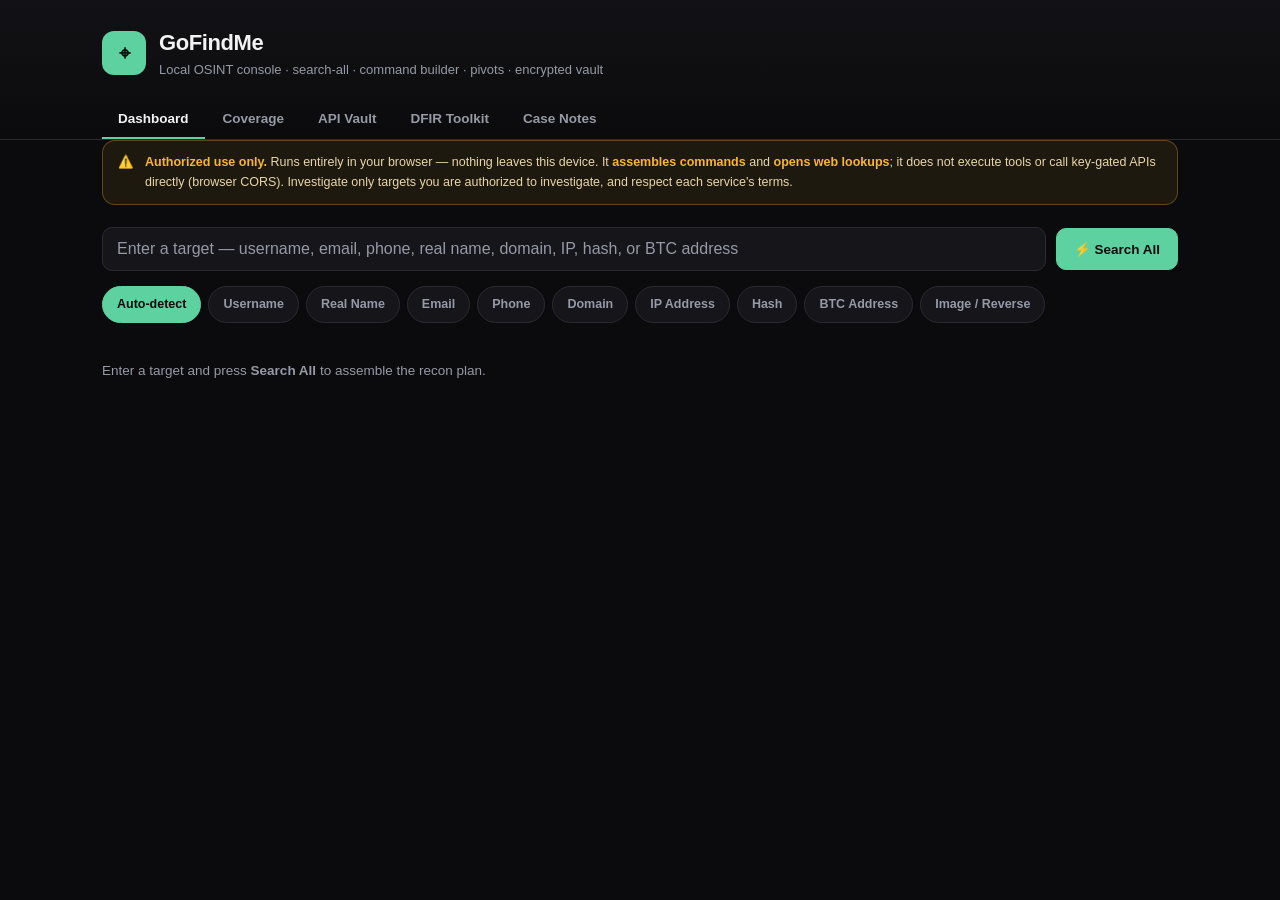
<file: legacy/index.html>
<!DOCTYPE html>
<html lang="en">
<head>
<meta charset="UTF-8">
<meta name="viewport" content="width=device-width, initial-scale=1.0">
<title>GoFindMe · OSINT Console</title>
<style>
  :root{
    --bg:#0b0b0d;--surface:#15151a;--surface2:#1d1d24;--border:#2a2a33;
    --text:#f2f2f5;--muted:#959aa5;--accent:#5ed1a0;--accent2:#4f86f7;
    --warn:#f7b731;--danger:#e2554e;--radius:13px;
  }
  *{box-sizing:border-box;margin:0;padding:0}
  body{background:var(--bg);color:var(--text);font-family:-apple-system,BlinkMacSystemFont,"Segoe UI",Roboto,Helvetica,Arial,sans-serif;line-height:1.55;-webkit-font-smoothing:antialiased}
  code,.mono{font-family:"SF Mono",ui-monospace,Menlo,Consolas,monospace}
  .wrap{max-width:1120px;margin:0 auto;padding:0 22px}
  a{color:var(--accent2);text-decoration:none}a:hover{text-decoration:underline}

  header{border-bottom:1px solid var(--border);background:linear-gradient(180deg,#121216,var(--bg));padding:26px 0 0}
  .brand{display:flex;align-items:center;gap:13px}
  .logo{width:44px;height:44px;border-radius:12px;background:var(--accent);display:grid;place-items:center;font-weight:800;font-size:20px;color:#0b0b0d}
  h1{font-size:22px;font-weight:760;letter-spacing:-.4px}
  .sub{color:var(--muted);font-size:13px}
  .tabs{display:flex;gap:2px;margin-top:20px;flex-wrap:wrap}
  .tab{cursor:pointer;padding:11px 16px;font-size:13.5px;font-weight:640;color:var(--muted);border:none;background:none;border-bottom:2px solid transparent}
  .tab:hover{color:var(--text)}.tab.active{color:var(--text);border-bottom-color:var(--accent)}

  main{padding:24px 0 70px}
  .banner{display:flex;gap:11px;background:rgba(247,183,49,.08);border:1px solid rgba(247,183,49,.3);border-radius:var(--radius);padding:12px 15px;font-size:12.5px;color:#e9d6a8;margin-bottom:22px}
  .banner b{color:var(--warn)}

  .searchbar{display:flex;gap:10px;flex-wrap:wrap;align-items:center}
  input,select,textarea{background:var(--surface);border:1px solid var(--border);border-radius:10px;color:var(--text);font-size:14px;padding:12px 14px}
  input::placeholder{color:var(--muted)}
  input:focus,select:focus,textarea:focus{outline:none;border-color:var(--accent)}
  .target{flex:1;min-width:260px;font-size:16px}
  .btn{cursor:pointer;border:1px solid var(--border);background:var(--surface);color:var(--text);font-weight:640;font-size:13.5px;padding:12px 17px;border-radius:10px;white-space:nowrap}
  .btn:hover{border-color:#3a3a46}
  .btn.primary{background:var(--accent);color:#0b0b0d;border-color:var(--accent)}
  .btn.ghost{background:none}.btn.sm{padding:6px 11px;font-size:12px}
  .btn.danger{color:var(--danger);border-color:rgba(226,85,78,.4)}

  .cats{display:flex;gap:7px;flex-wrap:wrap;margin:15px 0 6px}
  .chip{cursor:pointer;font-size:12.5px;font-weight:620;padding:8px 14px;border-radius:999px;border:1px solid var(--border);background:var(--surface);color:var(--muted)}
  .chip.active{background:var(--accent);color:#0b0b0d;border-color:var(--accent)}
  .detected{font-size:12px;color:var(--muted);margin-top:8px}.detected b{color:var(--accent)}

  .history{display:flex;gap:7px;flex-wrap:wrap;margin-top:12px;align-items:center}
  .history .lbl{font-size:11.5px;color:var(--muted);text-transform:uppercase;letter-spacing:.5px}
  .htag{cursor:pointer;font-size:12px;background:var(--surface2);border:1px solid var(--border);border-radius:7px;padding:5px 9px;color:var(--text)}
  .htag:hover{border-color:var(--accent)}

  h2{font-size:12.5px;font-weight:700;text-transform:uppercase;letter-spacing:.6px;color:var(--muted);margin:28px 0 12px;display:flex;align-items:center;gap:9px}
  h2 .count{color:var(--accent);font-weight:700}

  .groups{display:grid;grid-template-columns:repeat(auto-fill,minmax(330px,1fr));gap:14px}
  .group{background:var(--surface);border:1px solid var(--border);border-radius:var(--radius);padding:16px}
  .group .gh{font-weight:720;font-size:15px;margin-bottom:11px;display:flex;align-items:center;gap:8px}
  .group .gh .ic{font-size:17px}
  .src{display:flex;align-items:center;gap:9px;padding:8px 0;border-top:1px solid var(--border)}
  .src:first-of-type{border-top:none}
  .src .nm{font-weight:600;font-size:13.5px;flex:1;display:flex;align-items:center;gap:7px}
  .src .ty{font-size:10px;font-weight:700;padding:2px 6px;border-radius:5px;background:var(--surface2);color:var(--muted);border:1px solid var(--border)}
  .src .ty.cli{color:#cfe9dd}.src .ty.web{color:#bcd2ff}
  .src .keyb{font-size:10px;font-weight:700;color:var(--warn)}
  .src .keyb.ok{color:var(--accent)}
  .src .act{display:flex;gap:6px}

  .covgrid{display:grid;grid-template-columns:repeat(auto-fill,minmax(150px,1fr));gap:8px;margin-top:4px}
  .cov{font-size:12.5px;color:var(--muted);background:var(--surface);border:1px solid var(--border);border-radius:9px;padding:9px 12px}
  .cov b{color:var(--accent);margin-right:5px}

  .vault-svc{display:flex;align-items:center;gap:10px;background:var(--surface);border:1px solid var(--border);border-radius:11px;padding:11px 13px;margin-bottom:9px}
  .vault-svc label{width:128px;font-weight:620;font-size:13px}.vault-svc input{flex:1}
  .lockbar{display:flex;gap:10px;flex-wrap:wrap;align-items:center;background:var(--surface);border:1px solid var(--border);border-radius:var(--radius);padding:14px;margin-bottom:16px}
  .state{font-size:13px;font-weight:620;display:flex;align-items:center;gap:8px}
  .dot{width:9px;height:9px;border-radius:50%}.dot.locked{background:var(--accent)}.dot.open{background:var(--warn)}.dot.plain{background:var(--danger)}

  .dfir{display:grid;grid-template-columns:repeat(auto-fill,minmax(250px,1fr));gap:12px}
  .dcard{background:var(--surface);border:1px solid var(--border);border-radius:var(--radius);padding:15px}
  .dcard .dn{font-weight:680;font-size:14px;display:flex;justify-content:space-between;gap:8px;align-items:center}
  .dcard .dd{color:var(--muted);font-size:12.5px;margin-top:5px}
  .dtag{font-size:10px;font-weight:700;padding:2px 7px;border-radius:5px;border:1px solid var(--border);color:var(--muted)}

  textarea.notes{width:100%;min-height:330px;resize:vertical;line-height:1.6;font-size:13.5px}
  .hint{color:var(--muted);font-size:12.5px;margin-top:9px}
  .toast{position:fixed;bottom:22px;left:50%;transform:translateX(-50%);background:var(--accent);color:#0b0b0d;font-weight:700;font-size:13px;padding:10px 18px;border-radius:10px;opacity:0;transition:.2s;pointer-events:none;z-index:50}
  .toast.show{opacity:1}
  .hidden{display:none}.empty{color:var(--muted);font-size:13.5px;padding:30px 0}
</style>
</head>
<body>
<header>
  <div class="wrap">
    <div class="brand">
      <div class="logo">⌖</div>
      <div><h1>GoFindMe</h1><div class="sub">Local OSINT console · search-all · command builder · pivots · encrypted vault</div></div>
    </div>
    <div class="tabs">
      <button class="tab active" data-tab="dash">Dashboard</button>
      <button class="tab" data-tab="coverage">Coverage</button>
      <button class="tab" data-tab="vault">API Vault</button>
      <button class="tab" data-tab="dfir">DFIR Toolkit</button>
      <button class="tab" data-tab="notes">Case Notes</button>
    </div>
  </div>
</header>

<main class="wrap">
  <div class="banner">
    <span>⚠️</span>
    <div><b>Authorized use only.</b> Runs entirely in your browser — nothing leaves this device. It <b>assembles commands</b> and <b>opens web lookups</b>; it does not execute tools or call key-gated APIs directly (browser CORS). Investigate only targets you are authorized to investigate, and respect each service's terms.</div>
  </div>

  <!-- DASHBOARD -->
  <section id="tab-dash">
    <div class="searchbar">
      <input class="target" id="target" placeholder="Enter a target — username, email, phone, real name, domain, IP, hash, or BTC address" autocomplete="off">
      <button class="btn primary" id="searchAll">⚡ Search All</button>
    </div>
    <div class="cats" id="cats"></div>
    <div class="detected" id="detected"></div>
    <div class="history hidden" id="history"></div>
    <div id="results"><div class="empty">Enter a target and press <b>Search All</b> to assemble the recon plan.</div></div>
  </section>

  <!-- COVERAGE -->
  <section id="tab-coverage" class="hidden">
    <h2>Capabilities</h2>
    <div class="covgrid" id="covgrid"></div>
    <div class="hint">Each capability maps to one or more sources surfaced on the Dashboard when you search a matching target type.</div>
  </section>

  <!-- VAULT -->
  <section id="tab-vault" class="hidden">
    <div class="lockbar">
      <div class="state" id="vaultState"></div><div style="flex:1"></div>
      <input type="password" id="passphrase" placeholder="Passphrase" class="hidden" style="width:170px">
      <button class="btn" id="vaultUnlock">Unlock</button>
      <button class="btn primary" id="vaultEncrypt">Encrypt &amp; lock</button>
      <button class="btn" id="vaultDecrypt">Remove encryption</button>
      <button class="btn danger" id="vaultClear">Clear</button>
    </div>
    <div id="vaultBody"></div>
    <div class="hint">Keys live only in this browser's <span class="mono">localStorage</span>. With a passphrase they're encrypted (AES-256-GCM, PBKDF2-SHA-256, 200k iterations); the passphrase is never stored. Without one they sit in plaintext on this device.</div>
  </section>

  <!-- DFIR -->
  <section id="tab-dfir" class="hidden">
    <h2>Disk &amp; memory forensics · run on acquired images, not via this page</h2>
    <div class="dfir" id="dfirGrid"></div>
  </section>

  <!-- NOTES -->
  <section id="tab-notes" class="hidden">
    <div class="searchbar" style="margin-bottom:12px">
      <button class="btn" id="exportMd">Export report (.md)</button>
      <button class="btn ghost" id="exportJson">Export (.json)</button>
      <button class="btn ghost danger" id="clearNotes">Clear notes</button>
    </div>
    <textarea class="notes mono" id="notes" placeholder="# Case notes&#10;&#10;Target:&#10;Authorization / scope:&#10;Findings:&#10;- &#10;"></textarea>
    <div class="hint">Auto-saved locally. Export bundles the current target + notes into a timestamped file.</div>
  </section>
</main>

<div class="toast" id="toast"></div>

<script>
/* =================== registry =================== */
const CATS = ["username","realname","email","phone","domain","ip","hash","bitcoin","image"];
const CAT_LABEL = {username:"Username",realname:"Real Name",email:"Email",phone:"Phone",domain:"Domain",ip:"IP Address",hash:"Hash",bitcoin:"BTC Address",image:"Image / Reverse"};
const CAT_ICON  = {username:"👤",realname:"🪪",email:"✉️",phone:"📞",domain:"🌐",ip:"📡",hash:"#️⃣",bitcoin:"₿",image:"🖼️"};

// type: cli (copy command) | web (open url). key = service name needed (optional)
const SRC = {
  username:[
    {n:"Sherlock",t:"cli",c:"sherlock {q}"},
    {n:"Maigret",t:"cli",c:"maigret {q}"},
    {n:"Blackbird",t:"cli",c:"python blackbird.py -u {q}"},
    {n:"Nexfil",t:"cli",c:"python nexfil.py -u {q}"},
    {n:"WhatsMyName",t:"web",u:"https://whatsmyname.app/?q={q}"},
    {n:"GitHub",t:"web",u:"https://github.com/{q}"},
    {n:"Reddit",t:"web",u:"https://www.reddit.com/user/{q}"},
    {n:"X / Twitter",t:"web",u:"https://x.com/{q}"},
    {n:"Instagram",t:"web",u:"https://www.instagram.com/{q}/"},
    {n:"Google",t:"web",u:"https://www.google.com/search?q=%22{q}%22"},
  ],
  realname:[
    {n:"Google",t:"web",u:"https://www.google.com/search?q=%22{q}%22"},
    {n:"LinkedIn",t:"web",u:"https://www.linkedin.com/search/results/all/?keywords={q}"},
    {n:"ThatsThem",t:"web",u:"https://thatsthem.com/name/{q}"},
    {n:"Facebook",t:"web",u:"https://www.facebook.com/search/people/?q={q}"},
  ],
  email:[
    {n:"Holehe",t:"cli",c:"holehe {q}"},
    {n:"GHunt",t:"cli",c:"ghunt email {q}"},
    {n:"h8mail",t:"cli",c:"h8mail -t {q}",key:"dehashed"},
    {n:"Have I Been Pwned",t:"web",u:"https://haveibeenpwned.com/"},
    {n:"EmailRep",t:"web",u:"https://emailrep.io/{q}"},
    {n:"Hunter.io",t:"web",u:"https://hunter.io/email-verifier/{q}",key:"hunter"},
    {n:"LeakCheck",t:"web",u:"https://leakcheck.io/",key:"leakcheck"},
    {n:"DeHashed",t:"web",u:"https://dehashed.com/search?query={q}",key:"dehashed"},
    {n:"Intelligence X",t:"web",u:"https://intelx.io/?s={q}",key:"intelx"},
  ],
  phone:[
    {n:"PhoneInfoga",t:"cli",c:"phoneinfoga scan -n {q}"},
    {n:"Truecaller",t:"web",u:"https://www.truecaller.com/search/us/{q}"},
    {n:"Google",t:"web",u:"https://www.google.com/search?q=%22{q}%22"},
  ],
  domain:[
    {n:"Subfinder",t:"cli",c:"subfinder -d {q} -all"},
    {n:"Amass",t:"cli",c:"amass enum -passive -d {q}"},
    {n:"Findomain",t:"cli",c:"findomain -t {q}"},
    {n:"Assetfinder",t:"cli",c:"assetfinder --subs-only {q}"},
    {n:"theHarvester",t:"cli",c:"theHarvester -d {q} -b all"},
    {n:"gau",t:"cli",c:"gau {q}"},
    {n:"waybackurls",t:"cli",c:"waybackurls {q}"},
    {n:"katana",t:"cli",c:"katana -u https://{q}"},
    {n:"hakrawler",t:"cli",c:"echo https://{q} | hakrawler"},
    {n:"waymore",t:"cli",c:"waymore -i {q} -mode U"},
    {n:"WHOIS",t:"cli",c:"whois {q}"},
    {n:"crt.sh",t:"web",u:"https://crt.sh/?q={q}"},
    {n:"Shodan",t:"web",u:"https://www.shodan.io/search?query={q}",key:"shodan"},
    {n:"Censys",t:"web",u:"https://search.censys.io/search?resource=hosts&q={q}",key:"censys"},
    {n:"SecurityTrails",t:"web",u:"https://securitytrails.com/domain/{q}/dns",key:"securitytrails"},
    {n:"VirusTotal",t:"web",u:"https://www.virustotal.com/gui/domain/{q}",key:"virustotal"},
    {n:"urlscan.io",t:"web",u:"https://urlscan.io/domain/{q}"},
    {n:"AlienVault OTX",t:"web",u:"https://otx.alienvault.com/indicator/domain/{q}"},
    {n:"DNSDumpster",t:"web",u:"https://dnsdumpster.com/"},
    {n:"Wayback Machine",t:"web",u:"https://web.archive.org/web/*/{q}"},
  ],
  ip:[
    {n:"Shodan CLI",t:"cli",c:"shodan host {q}",key:"shodan"},
    {n:"WHOIS",t:"cli",c:"whois {q}"},
    {n:"Shodan",t:"web",u:"https://www.shodan.io/host/{q}",key:"shodan"},
    {n:"Censys",t:"web",u:"https://search.censys.io/hosts/{q}",key:"censys"},
    {n:"GreyNoise",t:"web",u:"https://viz.greynoise.io/ip/{q}"},
    {n:"AbuseIPDB",t:"web",u:"https://www.abuseipdb.com/check/{q}"},
    {n:"VirusTotal",t:"web",u:"https://www.virustotal.com/gui/ip-address/{q}",key:"virustotal"},
    {n:"AlienVault OTX",t:"web",u:"https://otx.alienvault.com/indicator/ip/{q}"},
    {n:"ipinfo.io",t:"web",u:"https://ipinfo.io/{q}"},
  ],
  hash:[
    {n:"VirusTotal CLI",t:"cli",c:"vt file {q}",key:"virustotal"},
    {n:"VirusTotal",t:"web",u:"https://www.virustotal.com/gui/file/{q}",key:"virustotal"},
    {n:"MalwareBazaar",t:"web",u:"https://bazaar.abuse.ch/browse.php?search=sha256%3A{q}"},
    {n:"Hybrid Analysis",t:"web",u:"https://www.hybrid-analysis.com/search?query={q}"},
    {n:"AlienVault OTX",t:"web",u:"https://otx.alienvault.com/indicator/file/{q}"},
  ],
  bitcoin:[
    {n:"Blockchain.com",t:"web",u:"https://www.blockchain.com/explorer/addresses/btc/{q}"},
    {n:"Blockchair",t:"web",u:"https://blockchair.com/bitcoin/address/{q}"},
    {n:"OXT",t:"web",u:"https://oxt.me/address/{q}"},
    {n:"BlockCypher",t:"web",u:"https://live.blockcypher.com/btc/address/{q}/"},
    {n:"WalletExplorer",t:"web",u:"https://www.walletexplorer.com/address/{q}"},
  ],
  image:[
    {n:"ExifTool (metadata)",t:"cli",c:"exiftool {q}"},
    {n:"Google Lens",t:"web",u:"https://lens.google.com/"},
    {n:"Yandex Images",t:"web",u:"https://yandex.com/images/"},
    {n:"TinEye",t:"web",u:"https://tineye.com/"},
    {n:"PimEyes",t:"web",u:"https://pimeyes.com/en"},
    {n:"Bing Visual",t:"web",u:"https://www.bing.com/visualsearch"},
  ],
};

const COVERAGE = ["Username","Email","Phone","Real Name","Domain","IP","Reverse Image","Metadata","Breaches","Social Media","Search Engines","DNS","Certificates","GitHub","Archive","WHOIS","Geolocation","Hash","Blockchain"];

const SERVICES = ["shodan","censys","securitytrails","virustotal","hunter","emailrep","hibp","dehashed","leakcheck","intelx","github_token"];

const DFIR = [
  {n:"Autopsy",d:"GUI front-end to The Sleuth Kit; full disk-image analysis.",t:"disk",u:"https://www.autopsy.com/"},
  {n:"The Sleuth Kit",d:"CLI suite for file-system & volume forensics.",t:"disk",u:"https://www.sleuthkit.org/"},
  {n:"KAPE",d:"Targeted artifact collection & parsing.",t:"triage",u:"https://www.kroll.com/kape"},
  {n:"Eric Zimmerman's Tools",d:"Registry, MFT, $J, jump-list & shimcache parsers.",t:"artifacts",u:"https://ericzimmerman.github.io/"},
  {n:"FTK Imager",d:"Forensic imaging & evidence preview.",t:"imaging",u:"https://www.exterro.com/ftk-imager"},
  {n:"Bulk Extractor",d:"Carve emails, URLs, cards & PII from raw images.",t:"carving"},
  {n:"Velociraptor",d:"Endpoint visibility & live hunting at scale.",t:"live",u:"https://docs.velociraptor.app/"},
  {n:"Plaso / log2timeline",d:"Build super-timelines from many artifact types.",t:"timeline",u:"https://plaso.readthedocs.io/"},
  {n:"Magnet AXIOM",d:"Commercial mobile/computer/cloud forensics.",t:"suite"},
  {n:"X-Ways Forensics",d:"Lightweight, deep low-level forensic suite.",t:"suite"},
  {n:"EnCase",d:"Enterprise forensic investigation platform.",t:"suite"},
  {n:"DB Browser for SQLite",d:"Inspect SQLite stores (history, cookies, app DBs).",t:"sqlite",u:"https://sqlitebrowser.org/"},
  {n:"HxD",d:"Hex editor for raw bytes & file carving by hand.",t:"hex"},
];

/* =================== helpers =================== */
const LS={enc:"gfm_vault_enc",plain:"gfm_vault_plain",notes:"gfm_notes",hist:"gfm_hist"};
const state={cat:"auto",keys:{},encrypted:false,unlocked:true};
const $=s=>document.querySelector(s);
const el=(t,c)=>{const e=document.createElement(t);if(c)e.className=c;return e;};
function toast(m){const t=$("#toast");t.textContent=m;t.classList.add("show");setTimeout(()=>t.classList.remove("show"),1400);}
function shQuote(s){return "'"+String(s).replace(/'/g,"'\\''")+"'";}
function copy(txt){navigator.clipboard.writeText(txt).then(()=>toast("Copied"));}

function detectCat(q){
  if(!q) return null;
  if(/^[0-9a-fA-F]{32}$|^[0-9a-fA-F]{40}$|^[0-9a-fA-F]{64}$/.test(q)) return "hash";
  if(/^(bc1|[13])[a-zA-HJ-NP-Z0-9]{25,62}$/.test(q)) return "bitcoin";
  if(/@/.test(q)) return "email";
  if(/^(\d{1,3}\.){3}\d{1,3}$/.test(q) || /^[0-9a-fA-F:]+:[0-9a-fA-F:]+$/.test(q)) return "ip";
  if(/^\+?[\d][\d\s().-]{6,}$/.test(q)) return "phone";
  if(/^[a-z0-9-]+(\.[a-z0-9-]+)+$/i.test(q)) return "domain";
  if(/\s/.test(q)) return "realname";
  return "username";
}

/* =================== tabs =================== */
document.querySelectorAll(".tab").forEach(b=>b.onclick=()=>{
  document.querySelectorAll(".tab").forEach(x=>x.classList.remove("active"));b.classList.add("active");
  ["dash","coverage","vault","dfir","notes"].forEach(t=>$("#tab-"+t).classList.toggle("hidden",t!==b.dataset.tab));
  if(b.dataset.tab==="vault")renderVault();
});

/* =================== dashboard =================== */
const catsEl=$("#cats");
[["auto","Auto-detect"]].concat(CATS.map(c=>[c,CAT_LABEL[c]])).forEach(([v,lab])=>{
  const c=el("span","chip"+(v===state.cat?" active":""));c.textContent=lab;c.dataset.v=v;
  c.onclick=()=>{state.cat=v;document.querySelectorAll("#cats .chip").forEach(x=>x.classList.toggle("active",x.dataset.v===v));render();};
  catsEl.appendChild(c);
});
$("#target").addEventListener("input",updateDetected);
$("#target").addEventListener("keydown",e=>{if(e.key==="Enter")doSearchAll();});
$("#searchAll").onclick=doSearchAll;

function updateDetected(){
  const q=$("#target").value.trim();
  const d=$("#detected");
  if(!q||state.cat!=="auto"){d.textContent="";return;}
  const c=detectCat(q);
  d.innerHTML = c?`Detected type: <b>${CAT_LABEL[c]}</b>`:"";
}
function activeCats(){
  const q=$("#target").value.trim();
  if(state.cat!=="auto") return [state.cat];
  const c=detectCat(q);
  return c?[c]:[];
}
function keyOk(s){return s.key && state.keys[s.key];}

function srcRow(s,q){
  const row=el("div","src");
  const nm=el("div","nm");
  const ty=el("span","ty "+s.t);ty.textContent=s.t.toUpperCase();
  nm.appendChild(ty);
  const name=el("span");name.textContent=s.n;nm.appendChild(name);
  if(s.key){const kb=el("span","keyb"+(keyOk(s)?" ok":""));kb.textContent=keyOk(s)?"●key":"○key";kb.title=keyOk(s)?s.key+" key set":"needs "+s.key+" key";nm.appendChild(kb);}
  row.appendChild(nm);
  const act=el("div","act");
  if(s.t==="cli"){
    const cmd=s.c.replace("{q}",q?shQuote(q):"<target>");
    const b=el("button","btn sm ghost");b.textContent="Copy";
    b.onclick=()=>{if(!q){toast("Enter a target");return;}copy(cmd);};
    act.appendChild(b);
  }else{
    const url=s.u.includes("{q}")?s.u.replace("{q}",encodeURIComponent(q)):s.u;
    const a=el("a","btn sm ghost");a.textContent="Open";a.href=(q||!s.u.includes("{q}"))?url:"#";a.target="_blank";a.rel="noopener noreferrer";
    if(s.u.includes("{q}")&&!q)a.onclick=e=>{e.preventDefault();toast("Enter a target");};
    act.appendChild(a);
  }
  row.appendChild(act);
  return row;
}

function render(){
  updateDetected();
  const q=$("#target").value.trim();
  const cats=activeCats();
  const res=$("#results");res.innerHTML="";
  if(!cats.length){res.innerHTML='<div class="empty">Enter a target and press <b>Search All</b> to assemble the recon plan.</div>';return;}
  const groups=el("div","groups");
  cats.forEach(cat=>{
    const g=el("div","group");
    const gh=el("div","gh");gh.innerHTML=`<span class="ic">${CAT_ICON[cat]}</span> ${CAT_LABEL[cat]}`;g.appendChild(gh);
    SRC[cat].forEach(s=>g.appendChild(srcRow(s,q)));
    groups.appendChild(g);
  });
  res.appendChild(groups);
}

function doSearchAll(){
  const q=$("#target").value.trim();
  if(!q){toast("Enter a target first");return;}
  pushHistory(q);
  render();
  const cats=activeCats();
  // assemble all CLI commands as a script + collect web urls
  const cmds=[],urls=[];
  cats.forEach(cat=>SRC[cat].forEach(s=>{
    if(s.t==="cli") cmds.push("# "+s.n+"\n"+s.c.replace("{q}",shQuote(q)));
    else if(s.u.includes("{q}")) urls.push(s.u.replace("{q}",encodeURIComponent(q)));
  }));
  // action bar at top of results
  const bar=el("div","searchbar");bar.style.margin="6px 0 4px";
  const c1=el("button","btn sm");c1.textContent="📋 Copy all commands ("+cmds.length+")";
  c1.onclick=()=>copy("#!/usr/bin/env bash\nset -e\n\n"+cmds.join("\n\n")+"\n");
  const c2=el("button","btn sm");c2.textContent="🚀 Open all web pivots ("+urls.length+")";
  c2.onclick=()=>{if(!confirm("Open "+urls.length+" tabs? Your browser may ask to allow multiple pop-ups."))return;urls.forEach((u,i)=>setTimeout(()=>window.open(u,"_blank","noopener"),i*250));};
  $("#results").prepend(bar);bar.appendChild(c1);bar.appendChild(c2);
}

/* history */
function getHist(){try{return JSON.parse(localStorage.getItem(LS.hist))||[]}catch(e){return[]}}
function pushHistory(q){let h=getHist().filter(x=>x!==q);h.unshift(q);h=h.slice(0,12);localStorage.setItem(LS.hist,JSON.stringify(h));renderHistory();}
function renderHistory(){
  const h=getHist(),box=$("#history");
  if(!h.length){box.classList.add("hidden");return;}
  box.classList.remove("hidden");box.innerHTML='<span class="lbl">Recent</span>';
  h.forEach(q=>{const t=el("span","htag");t.textContent=q;t.onclick=()=>{$("#target").value=q;doSearchAll();};box.appendChild(t);});
  const cl=el("span","htag");cl.textContent="✕ clear";cl.onclick=()=>{localStorage.removeItem(LS.hist);renderHistory();};box.appendChild(cl);
}

/* =================== coverage =================== */
(function(){const g=$("#covgrid");COVERAGE.forEach(c=>{const d=el("div","cov");d.innerHTML="<b>✓</b>"+c;g.appendChild(d);});})();

/* =================== DFIR =================== */
(function(){const g=$("#dfirGrid");DFIR.forEach(t=>{
  const c=el("div","dcard");
  const dn=el("div","dn");const nm=el("span");nm.textContent=t.n;dn.appendChild(nm);
  const tag=el("span","dtag");tag.textContent=t.t;dn.appendChild(tag);c.appendChild(dn);
  const dd=el("div","dd");dd.textContent=t.d;c.appendChild(dd);
  if(t.u){const a=el("a");a.href=t.u;a.target="_blank";a.rel="noopener noreferrer";a.textContent="Docs ↗";a.style.fontSize="12.5px";a.style.display="inline-block";a.style.marginTop="8px";c.appendChild(a);}
  g.appendChild(c);
});})();

/* =================== vault (Web Crypto) =================== */
const b64=u8=>btoa(String.fromCharCode(...u8));
const ub64=s=>Uint8Array.from(atob(s),c=>c.charCodeAt(0));
async function deriveKey(p,salt){const base=await crypto.subtle.importKey("raw",new TextEncoder().encode(p),"PBKDF2",false,["deriveKey"]);return crypto.subtle.deriveKey({name:"PBKDF2",salt,iterations:200000,hash:"SHA-256"},base,{name:"AES-GCM",length:256},false,["encrypt","decrypt"]);}
async function encJSON(o,p){const salt=crypto.getRandomValues(new Uint8Array(16)),iv=crypto.getRandomValues(new Uint8Array(12));const k=await deriveKey(p,salt);const ct=await crypto.subtle.encrypt({name:"AES-GCM",iv},k,new TextEncoder().encode(JSON.stringify(o)));return{v:1,salt:b64(salt),iv:b64(iv),ct:b64(new Uint8Array(ct))};}
async function decJSON(b,p){const k=await deriveKey(p,ub64(b.salt));const pt=await crypto.subtle.decrypt({name:"AES-GCM",iv:ub64(b.iv)},k,ub64(b.ct));return JSON.parse(new TextDecoder().decode(pt));}
function loadVault(){if(localStorage.getItem(LS.enc)){state.encrypted=true;state.unlocked=false;state.keys={};}else if(localStorage.getItem(LS.plain)){state.encrypted=false;state.unlocked=true;state.keys=JSON.parse(localStorage.getItem(LS.plain));}else{state.encrypted=false;state.unlocked=true;state.keys={};}}
function persistPlain(){localStorage.setItem(LS.plain,JSON.stringify(state.keys));}
function renderVault(){
  const st=$("#vaultState"),pass=$("#passphrase"),body=$("#vaultBody");
  const lock=$("#vaultUnlock"),enc=$("#vaultEncrypt"),dec=$("#vaultDecrypt");
  if(state.encrypted&&!state.unlocked){
    st.innerHTML='<span class="dot locked"></span> Vault encrypted — locked';
    pass.classList.remove("hidden");lock.classList.remove("hidden");enc.classList.add("hidden");dec.classList.add("hidden");
    body.innerHTML='<div class="hint">Enter your passphrase and press Unlock to view & edit keys.</div>';return;
  }
  pass.classList.add("hidden");lock.classList.add("hidden");enc.classList.remove("hidden");dec.classList.toggle("hidden",!state.encrypted);
  st.innerHTML=state.encrypted?'<span class="dot open"></span> Unlocked (encrypted at rest)':'<span class="dot plain"></span> Plaintext — not encrypted';
  body.innerHTML="";
  SERVICES.forEach(s=>{
    const row=el("div","vault-svc");const lab=el("label");lab.textContent=s;row.appendChild(lab);
    const inp=el("input");inp.type="password";inp.value=state.keys[s]||"";inp.placeholder="—";
    inp.oninput=()=>{if(inp.value)state.keys[s]=inp.value;else delete state.keys[s];if(!state.encrypted)persistPlain();};
    row.appendChild(inp);
    const rev=el("button","btn sm ghost");rev.textContent="👁";rev.onclick=()=>inp.type=inp.type==="password"?"text":"password";row.appendChild(rev);
    body.appendChild(row);
  });
  if(state.encrypted){const n=el("div","hint");n.textContent='Edits stay in memory until you press "Encrypt & lock".';body.appendChild(n);}
}
$("#vaultUnlock").onclick=async()=>{const p=$("#passphrase").value;if(!p){toast("Enter passphrase");return;}try{state.keys=await decJSON(JSON.parse(localStorage.getItem(LS.enc)),p);state.unlocked=true;$("#passphrase").value="";renderVault();render();toast("Unlocked");}catch(e){toast("Wrong passphrase");}};
$("#vaultEncrypt").onclick=async()=>{let p=$("#passphrase").value;if(!p){p=prompt("Set a vault passphrase (needed every unlock):");if(!p)return;}const b=await encJSON(state.keys,p);localStorage.setItem(LS.enc,JSON.stringify(b));localStorage.removeItem(LS.plain);state.encrypted=true;state.unlocked=true;$("#passphrase").value="";renderVault();toast("Encrypted & saved");};
$("#vaultDecrypt").onclick=()=>{if(!confirm("Store keys in plaintext on this device?"))return;localStorage.removeItem(LS.enc);persistPlain();state.encrypted=false;renderVault();toast("Encryption removed");};
$("#vaultClear").onclick=()=>{if(!confirm("Delete all stored keys from this browser?"))return;localStorage.removeItem(LS.enc);localStorage.removeItem(LS.plain);state.keys={};state.encrypted=false;state.unlocked=true;renderVault();render();toast("Vault cleared");};

/* =================== notes =================== */
const notes=$("#notes");notes.value=localStorage.getItem(LS.notes)||"";notes.oninput=()=>localStorage.setItem(LS.notes,notes.value);
function download(name,text,type){const b=new Blob([text],{type});const a=el("a");a.href=URL.createObjectURL(b);a.download=name;a.click();URL.revokeObjectURL(a.href);}
function stamp(){const d=new Date();return d.getFullYear()+""+String(d.getMonth()+1).padStart(2,"0")+String(d.getDate()).padStart(2,"0")+"-"+String(d.getHours()).padStart(2,"0")+String(d.getMinutes()).padStart(2,"0");}
$("#exportMd").onclick=()=>{const t=$("#target").value.trim();download(`gofindme-${stamp()}.md`,`# GoFindMe Report\n\n- **Target:** ${t||"(none)"}\n- **Generated:** ${new Date().toString()}\n\n## Notes\n\n${notes.value||"_(empty)_"}\n`,"text/markdown");};
$("#exportJson").onclick=()=>{download(`gofindme-${stamp()}.json`,JSON.stringify({target:$("#target").value.trim(),notes:notes.value,generated:new Date().toISOString()},null,2),"application/json");};
$("#clearNotes").onclick=()=>{if(confirm("Clear case notes?")){notes.value="";localStorage.removeItem(LS.notes);}};

/* =================== init =================== */
loadVault();renderHistory();render();
</script>
</body>
</html>
</file>
